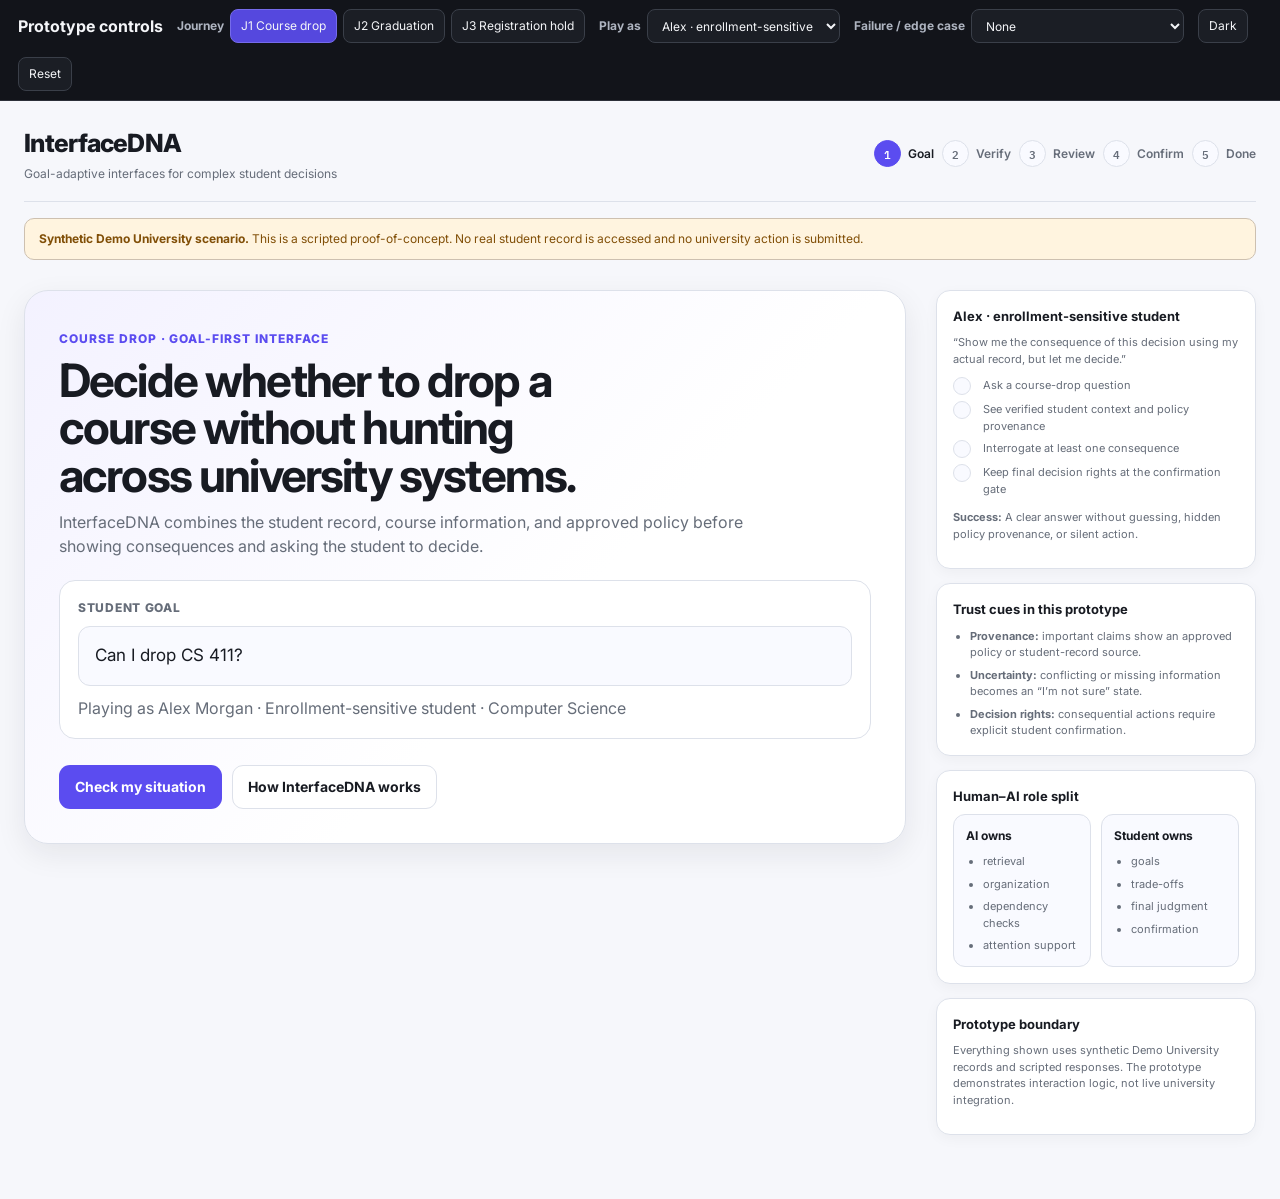
<file: prototype/index.html>
<!doctype html>
<html lang="en">
<head>
  <meta charset="utf-8">
  <meta name="viewport" content="width=device-width, initial-scale=1">
  <title>InterfaceDNA — Checkpoint 2 Prototype</title>
  <meta name="description" content="Interactive prototype of InterfaceDNA, a goal-adaptive student interface that combines verified student context, approved policy sources, and explicit decision rights.">
  <link rel="preconnect" href="https://fonts.googleapis.com">
  <link rel="preconnect" href="https://fonts.gstatic.com" crossorigin>
  <link rel="stylesheet" href="https://fonts.googleapis.com/css2?family=Inter:wght@400;500;600;700;800&family=IBM+Plex+Mono:wght@400;500;600&display=swap">
  <link rel="stylesheet" href="styles.css">
</head>
<body>
  <nav class="demo-bar" aria-label="Prototype controls">
    <div class="demo-bar-inner">
      <strong>Prototype controls</strong>
      <div class="demo-group" role="group" aria-label="Choose a journey">
        <span>Journey</span>
        <button type="button" data-journey="drop">J1 Course drop</button>
        <button type="button" data-journey="grad">J2 Graduation</button>
        <button type="button" data-journey="hold">J3 Registration hold</button>
      </div>
      <label class="demo-group">
        <span>Play as</span>
        <select id="persona">
          <option value="alex">Alex · enrollment-sensitive</option>
          <option value="maya">Maya · graduating senior</option>
          <option value="jordan">Jordan · registration hold</option>
        </select>
      </label>
      <label class="demo-group">
        <span>Failure / edge case</span>
        <select id="failure">
          <option value="">None</option>
          <option value="policy-conflict">Conflicting drop policies</option>
          <option value="missing-record">Missing degree-audit record</option>
          <option value="service-outage">University service unavailable</option>
        </select>
      </label>
      <button type="button" id="theme" class="theme" aria-pressed="false">Dark</button>
      <button type="button" id="reset" class="theme">Reset</button>
    </div>
  </nav>

  <div class="shell">
    <header class="masthead">
      <div>
        <div class="wordmark">InterfaceDNA</div>
        <div class="tagline">Goal-adaptive interfaces for complex student decisions</div>
      </div>
      <ol class="stages" id="stages" aria-label="Current task progress"></ol>
    </header>

    <p class="sample-banner" role="note">
      <b>Synthetic Demo University scenario.</b> This is a scripted proof-of-concept. No real student record is accessed and no university action is submitted.
    </p>

    <div class="layout">
      <main class="content" id="content" tabindex="-1"></main>
      <aside class="rail" id="rail" aria-label="Prototype context"></aside>
    </div>
  </div>

  <div class="toast" id="toast" role="status" hidden></div>
  <script src="data/run.js"></script>
  <script src="app.js"></script>
</body>
</html>
</file>
<file: prototype/styles.css>
:root {
  --bg: #f6f7fb;
  --surface: #ffffff;
  --surface-2: #f9faff;
  --ink: #181b22;
  --muted: #666d79;
  --hair: #dde1ea;
  --primary: #5b4cf0;
  --primary-ink: #ffffff;
  --primary-soft: #eeecff;
  --success: #287a4b;
  --success-soft: #eaf7f0;
  --warning: #9b5c00;
  --warning-soft: #fff4df;
  --danger: #b42318;
  --danger-soft: #fff0ee;
  --info: #3453a4;
  --info-soft: #eef3ff;
  --shadow: 0 10px 30px rgba(26, 29, 42, .08);
  --radius: 18px;
  --radius-sm: 12px;
  --mono: "IBM Plex Mono", ui-monospace, SFMono-Regular, Menlo, monospace;
  --sans: Inter, ui-sans-serif, system-ui, -apple-system, BlinkMacSystemFont, "Segoe UI", sans-serif;
  color-scheme: light;
}

:root[data-theme="dark"] {
  --bg: #101217;
  --surface: #171a21;
  --surface-2: #1d2028;
  --ink: #f3f4f7;
  --muted: #aab0bc;
  --hair: #303542;
  --primary: #8d84ff;
  --primary-ink: #11131a;
  --primary-soft: #26233e;
  --success: #79c997;
  --success-soft: #182820;
  --warning: #f3bd55;
  --warning-soft: #2c2414;
  --danger: #ff8f83;
  --danger-soft: #321d1a;
  --info: #9eb6ff;
  --info-soft: #1a2238;
  --shadow: 0 14px 34px rgba(0,0,0,.28);
  color-scheme: dark;
}

* { box-sizing: border-box; }
html { scroll-behavior: smooth; }
body {
  margin: 0;
  min-height: 100vh;
  background: var(--bg);
  color: var(--ink);
  font-family: var(--sans);
  line-height: 1.5;
  -webkit-font-smoothing: antialiased;
}
button, input, select, textarea { font: inherit; color: inherit; }
button { cursor: pointer; }
button:focus-visible, input:focus-visible, select:focus-visible, textarea:focus-visible, a:focus-visible, summary:focus-visible {
  outline: 3px solid color-mix(in srgb, var(--primary) 70%, white);
  outline-offset: 3px;
}
a { color: var(--primary); }
h1,h2,h3,p { margin-top: 0; }

.demo-bar {
  position: sticky;
  top: 0;
  z-index: 50;
  background: #12141a;
  color: #f4f5f8;
  border-bottom: 1px solid #2c3039;
}
.demo-bar-inner {
  max-width: 1460px;
  margin: 0 auto;
  padding: 9px 18px;
  display: flex;
  align-items: center;
  gap: 14px;
  flex-wrap: wrap;
}
.demo-group { display: inline-flex; align-items: center; gap: 6px; }
.demo-group > span { font-size: 12px; color: #aeb4c0; font-weight: 700; }
.demo-bar button, .demo-bar select {
  min-height: 34px;
  border: 1px solid #3a3f49;
  background: #1b1e25;
  color: #f4f5f8;
  border-radius: 8px;
  padding: 6px 10px;
  font-size: 12px;
}
.demo-bar button:hover, .demo-bar select:hover { border-color: #707787; }
.demo-bar button.active { background: #5548de; border-color: #756bea; }

.shell { max-width: 1360px; margin: 0 auto; padding: 0 24px 64px; }
.masthead {
  display: flex;
  align-items: center;
  gap: 32px;
  padding: 24px 0 18px;
  border-bottom: 1px solid var(--hair);
}
.wordmark { font-size: 25px; font-weight: 800; letter-spacing: -.03em; }
.tagline { color: var(--muted); font-size: 12px; margin-top: 2px; }
.stages {
  list-style: none;
  padding: 0;
  margin: 0 0 0 auto;
  display: flex;
  align-items: center;
  gap: 8px;
  counter-reset: stage;
}
.stages li {
  counter-increment: stage;
  display: flex;
  align-items: center;
  gap: 7px;
  color: var(--muted);
  font-size: 12px;
  font-weight: 600;
}
.stages li::before {
  content: counter(stage);
  width: 25px;
  height: 25px;
  display: grid;
  place-items: center;
  border-radius: 999px;
  background: var(--surface-2);
  border: 1px solid var(--hair);
  font-family: var(--mono);
  font-size: 11px;
}
.stages li.done { color: var(--success); }
.stages li.done::before { background: var(--success-soft); border-color: color-mix(in srgb, var(--success) 28%, var(--hair)); }
.stages li[aria-current="step"] { color: var(--ink); }
.stages li[aria-current="step"]::before { background: var(--primary); color: var(--primary-ink); border-color: var(--primary); }

.sample-banner {
  margin: 16px 0 0;
  padding: 11px 14px;
  background: var(--warning-soft);
  border: 1px solid color-mix(in srgb, var(--warning) 25%, var(--hair));
  color: color-mix(in srgb, var(--warning) 80%, var(--ink));
  border-radius: 10px;
  font-size: 12px;
}
.layout {
  display: grid;
  grid-template-columns: minmax(0, 1fr) 320px;
  gap: 30px;
  align-items: start;
  padding-top: 30px;
}
.content { min-width: 0; display: flex; flex-direction: column; gap: 22px; }
.rail { position: sticky; top: 78px; display: flex; flex-direction: column; gap: 14px; }

.hero {
  background: linear-gradient(135deg, color-mix(in srgb, var(--primary-soft) 70%, var(--surface)) 0%, var(--surface) 60%);
  border: 1px solid var(--hair);
  border-radius: 24px;
  padding: 34px;
  box-shadow: var(--shadow);
}
.eyebrow { color: var(--primary); font-size: 12px; font-weight: 800; letter-spacing: .08em; text-transform: uppercase; }
.hero h1 { margin: 8px 0 10px; font-size: clamp(30px, 4vw, 46px); line-height: 1.04; letter-spacing: -.04em; max-width: 18ch; }
.hero p { color: var(--muted); max-width: 70ch; font-size: 16px; }
.hero-actions { display: flex; gap: 10px; flex-wrap: wrap; margin-top: 26px; }

.card {
  background: var(--surface);
  border: 1px solid var(--hair);
  border-radius: var(--radius);
  padding: 24px;
  box-shadow: 0 6px 18px rgba(20,24,35,.04);
}
.card.compact { padding: 18px; }
.card.warn { background: var(--danger-soft); border-color: color-mix(in srgb, var(--danger) 28%, var(--hair)); }
.card.info { background: var(--info-soft); border-color: color-mix(in srgb, var(--info) 24%, var(--hair)); }
.card.success { background: var(--success-soft); border-color: color-mix(in srgb, var(--success) 24%, var(--hair)); }
.card-title-row { display: flex; align-items: flex-start; justify-content: space-between; gap: 18px; }
.card h2 { margin-bottom: 7px; font-size: 21px; letter-spacing: -.02em; }
.card h3 { margin-bottom: 6px; font-size: 15px; }
.muted { color: var(--muted); }
.fine { color: var(--muted); font-size: 12px; }
.mono { font-family: var(--mono); font-variant-numeric: tabular-nums; }

.btn {
  display: inline-flex;
  align-items: center;
  justify-content: center;
  gap: 8px;
  min-height: 44px;
  padding: 9px 15px;
  border-radius: 11px;
  border: 1px solid transparent;
  font-weight: 700;
  font-size: 14px;
  text-decoration: none;
  transition: transform 120ms ease, background 120ms ease, border-color 120ms ease;
}
.btn:hover:not(:disabled) { transform: translateY(-1px); }
.btn:disabled { opacity: .55; cursor: not-allowed; }
.btn-primary { background: var(--primary); color: var(--primary-ink); }
.btn-secondary { background: var(--surface); border-color: var(--hair); color: var(--ink); }
.btn-danger { background: var(--danger); color: #fff; }
.btn-link { background: transparent; padding: 5px 7px; min-height: 0; color: var(--primary); text-decoration: underline; text-underline-offset: 3px; }
.btn-large { min-height: 50px; padding: 11px 20px; }
.btn-row { display: flex; flex-wrap: wrap; gap: 10px; align-items: center; }

.goal-box {
  margin-top: 22px;
  border: 1px solid var(--hair);
  background: var(--surface);
  border-radius: 16px;
  padding: 18px;
}
.goal-label { display: block; margin-bottom: 9px; font-size: 12px; font-weight: 800; color: var(--muted); text-transform: uppercase; letter-spacing: .06em; }
.goal-input {
  width: 100%;
  min-height: 60px;
  border: 1px solid var(--hair);
  background: var(--surface-2);
  color: var(--ink);
  border-radius: 12px;
  padding: 15px 16px;
  font-size: 17px;
}

.grid-2 { display: grid; grid-template-columns: repeat(2, minmax(0, 1fr)); gap: 14px; }
.grid-3 { display: grid; grid-template-columns: repeat(3, minmax(0, 1fr)); gap: 14px; }
.metric {
  background: var(--surface-2);
  border: 1px solid var(--hair);
  border-radius: 14px;
  padding: 17px;
  min-width: 0;
}
.metric-label { color: var(--muted); font-size: 11px; font-weight: 800; text-transform: uppercase; letter-spacing: .06em; }
.metric-value { margin-top: 6px; font-size: 23px; font-weight: 800; letter-spacing: -.03em; }
.metric-note { margin-top: 6px; color: var(--muted); font-size: 12px; }

.verify-list { display: flex; flex-direction: column; gap: 11px; margin-top: 16px; }
.verify-row {
  display: grid;
  grid-template-columns: 40px minmax(0,1fr) auto;
  gap: 13px;
  align-items: center;
  padding: 14px;
  border: 1px solid var(--hair);
  background: var(--surface-2);
  border-radius: 14px;
}
.status-icon { width: 36px; height: 36px; display: grid; place-items: center; border-radius: 999px; background: var(--success-soft); color: var(--success); font-weight: 900; }
.status-icon.warn { background: var(--warning-soft); color: var(--warning); }
.status-icon.danger { background: var(--danger-soft); color: var(--danger); }
.verify-title { font-weight: 700; font-size: 14px; }
.verify-sub { color: var(--muted); font-size: 12px; margin-top: 2px; }

.badge {
  display: inline-flex;
  align-items: center;
  gap: 6px;
  min-height: 27px;
  padding: 4px 9px;
  border-radius: 999px;
  font-size: 11px;
  font-weight: 800;
  border: 1px solid transparent;
  white-space: nowrap;
}
.badge.primary { color: var(--primary); background: var(--primary-soft); border-color: color-mix(in srgb, var(--primary) 20%, var(--hair)); }
.badge.success { color: var(--success); background: var(--success-soft); border-color: color-mix(in srgb, var(--success) 20%, var(--hair)); }
.badge.warning { color: var(--warning); background: var(--warning-soft); border-color: color-mix(in srgb, var(--warning) 20%, var(--hair)); }
.badge.danger { color: var(--danger); background: var(--danger-soft); border-color: color-mix(in srgb, var(--danger) 20%, var(--hair)); }
.badge.neutral { color: var(--muted); background: var(--surface-2); border-color: var(--hair); }

.source-card {
  margin-top: 14px;
  display: flex;
  align-items: flex-start;
  justify-content: space-between;
  gap: 16px;
  padding: 14px 16px;
  border: 1px solid var(--hair);
  background: var(--surface-2);
  border-radius: 12px;
}
.source-card strong { display: block; font-size: 13px; }
.source-card span { display: block; color: var(--muted); font-size: 11px; margin-top: 3px; }

.consequence-list { display: grid; gap: 12px; margin-top: 16px; }
.consequence {
  display: grid;
  grid-template-columns: 165px minmax(0, 1fr) auto;
  gap: 16px;
  align-items: start;
  padding: 16px 0;
  border-top: 1px solid var(--hair);
}
.consequence:first-child { border-top: 0; padding-top: 0; }
.consequence-label { color: var(--muted); font-size: 12px; font-weight: 700; }
.consequence-main { font-weight: 700; }
.consequence-detail { color: var(--muted); font-size: 12px; margin-top: 3px; }

.why-panel {
  margin-top: 12px;
  padding: 14px;
  border: 1px solid color-mix(in srgb, var(--primary) 24%, var(--hair));
  background: var(--primary-soft);
  border-radius: 12px;
  font-size: 12px;
  color: color-mix(in srgb, var(--ink) 88%, var(--primary));
}
.why-panel .equation { display: block; font-family: var(--mono); margin-top: 8px; font-size: 11px; }

.checklist { display: flex; flex-direction: column; gap: 10px; margin-top: 14px; }
.check-row { display: flex; gap: 11px; align-items: flex-start; }
.checkmark { flex: 0 0 auto; width: 24px; height: 24px; border-radius: 999px; display: grid; place-items: center; font-size: 12px; font-weight: 900; background: var(--success-soft); color: var(--success); }

.callout {
  display: grid;
  grid-template-columns: auto minmax(0, 1fr);
  gap: 12px;
  align-items: start;
  padding: 15px;
  background: var(--info-soft);
  border: 1px solid color-mix(in srgb, var(--info) 24%, var(--hair));
  border-radius: 14px;
}
.callout strong { font-size: 13px; }
.callout p { color: var(--muted); font-size: 12px; margin: 3px 0 0; }
.callout-icon { width: 32px; height: 32px; border-radius: 10px; display: grid; place-items: center; background: var(--surface); color: var(--info); font-weight: 900; }

.conflict-grid { display: grid; grid-template-columns: 1fr 1fr; gap: 12px; margin: 15px 0; }
.conflict { padding: 16px; background: var(--surface); border: 1px solid color-mix(in srgb, var(--danger) 22%, var(--hair)); border-radius: 12px; }
.conflict strong { display: block; margin-top: 5px; font-size: 19px; }

.table-wrap { overflow-x: auto; border: 1px solid var(--hair); border-radius: 14px; }
table { width: 100%; border-collapse: collapse; min-width: 650px; background: var(--surface); }
th, td { text-align: left; padding: 13px 14px; border-bottom: 1px solid var(--hair); vertical-align: top; font-size: 12px; }
th { color: var(--muted); font-size: 11px; text-transform: uppercase; letter-spacing: .05em; background: var(--surface-2); }
tr:last-child td { border-bottom: 0; }

.progress-bar { height: 12px; border-radius: 999px; background: var(--surface-2); border: 1px solid var(--hair); overflow: hidden; }
.progress-bar > span { display: block; height: 100%; background: var(--primary); }

.role-split { display: grid; grid-template-columns: 1fr 1fr; gap: 10px; }
.role-box { border: 1px solid var(--hair); border-radius: 12px; padding: 12px; background: var(--surface-2); }
.role-box h3 { margin-bottom: 8px; font-size: 12px; }
.role-box ul { padding-left: 18px; margin: 0; color: var(--muted); font-size: 11px; }

.rail-card { background: var(--surface); border: 1px solid var(--hair); border-radius: 14px; padding: 16px; box-shadow: 0 4px 14px rgba(20,24,35,.04); }
.rail-card h2 { font-size: 13px; margin-bottom: 8px; }
.rail-card p { color: var(--muted); font-size: 11px; margin-bottom: 10px; }
.rail-card ul { margin: 0; padding-left: 17px; color: var(--muted); font-size: 11px; }
.rail-card li + li { margin-top: 6px; }
.task-list { list-style: none !important; padding: 0 !important; }
.task-list li { display: grid; grid-template-columns: 22px 1fr; gap: 8px; align-items: start; }
.task-dot { width: 18px; height: 18px; border-radius: 999px; display: grid; place-items: center; background: var(--surface-2); border: 1px solid var(--hair); color: var(--muted); font-size: 10px; font-weight: 900; }
.task-list li.done .task-dot { background: var(--success-soft); color: var(--success); border-color: color-mix(in srgb, var(--success) 25%, var(--hair)); }
.task-list li.done span:last-child { color: var(--muted); text-decoration: line-through; }

.confirm-box { border: 2px solid color-mix(in srgb, var(--danger) 38%, var(--hair)); background: var(--surface); border-radius: 18px; padding: 22px; }
.confirm-check { display: flex; gap: 10px; align-items: flex-start; margin: 16px 0; }
.confirm-check input { margin-top: 4px; }

.success-hero { text-align: center; padding: 42px 28px; }
.success-icon { width: 78px; height: 78px; border-radius: 999px; margin: 0 auto 18px; display: grid; place-items: center; background: var(--success-soft); color: var(--success); font-size: 34px; font-weight: 900; }

.toast {
  position: fixed;
  right: 22px;
  bottom: 22px;
  z-index: 100;
  max-width: 360px;
  background: #171a21;
  color: #fff;
  padding: 12px 15px;
  border-radius: 10px;
  box-shadow: 0 10px 30px rgba(0,0,0,.25);
  font-size: 12px;
}

@media (max-width: 1050px) {
  .layout { grid-template-columns: 1fr; }
  .rail { position: static; display: grid; grid-template-columns: repeat(2, minmax(0, 1fr)); }
  .stages { display: none; }
  .masthead { align-items: flex-start; }
}
@media (max-width: 760px) {
  .shell { padding: 0 14px 44px; }
  .hero { padding: 24px; }
  .grid-2, .grid-3, .role-split, .conflict-grid { grid-template-columns: 1fr; }
  .verify-row { grid-template-columns: 38px 1fr; }
  .verify-row .badge { grid-column: 2; width: max-content; }
  .consequence { grid-template-columns: 1fr; gap: 6px; }
  .rail { grid-template-columns: 1fr; }
  .demo-bar-inner { align-items: flex-start; }
  .demo-group { flex-wrap: wrap; }
}
</file>
